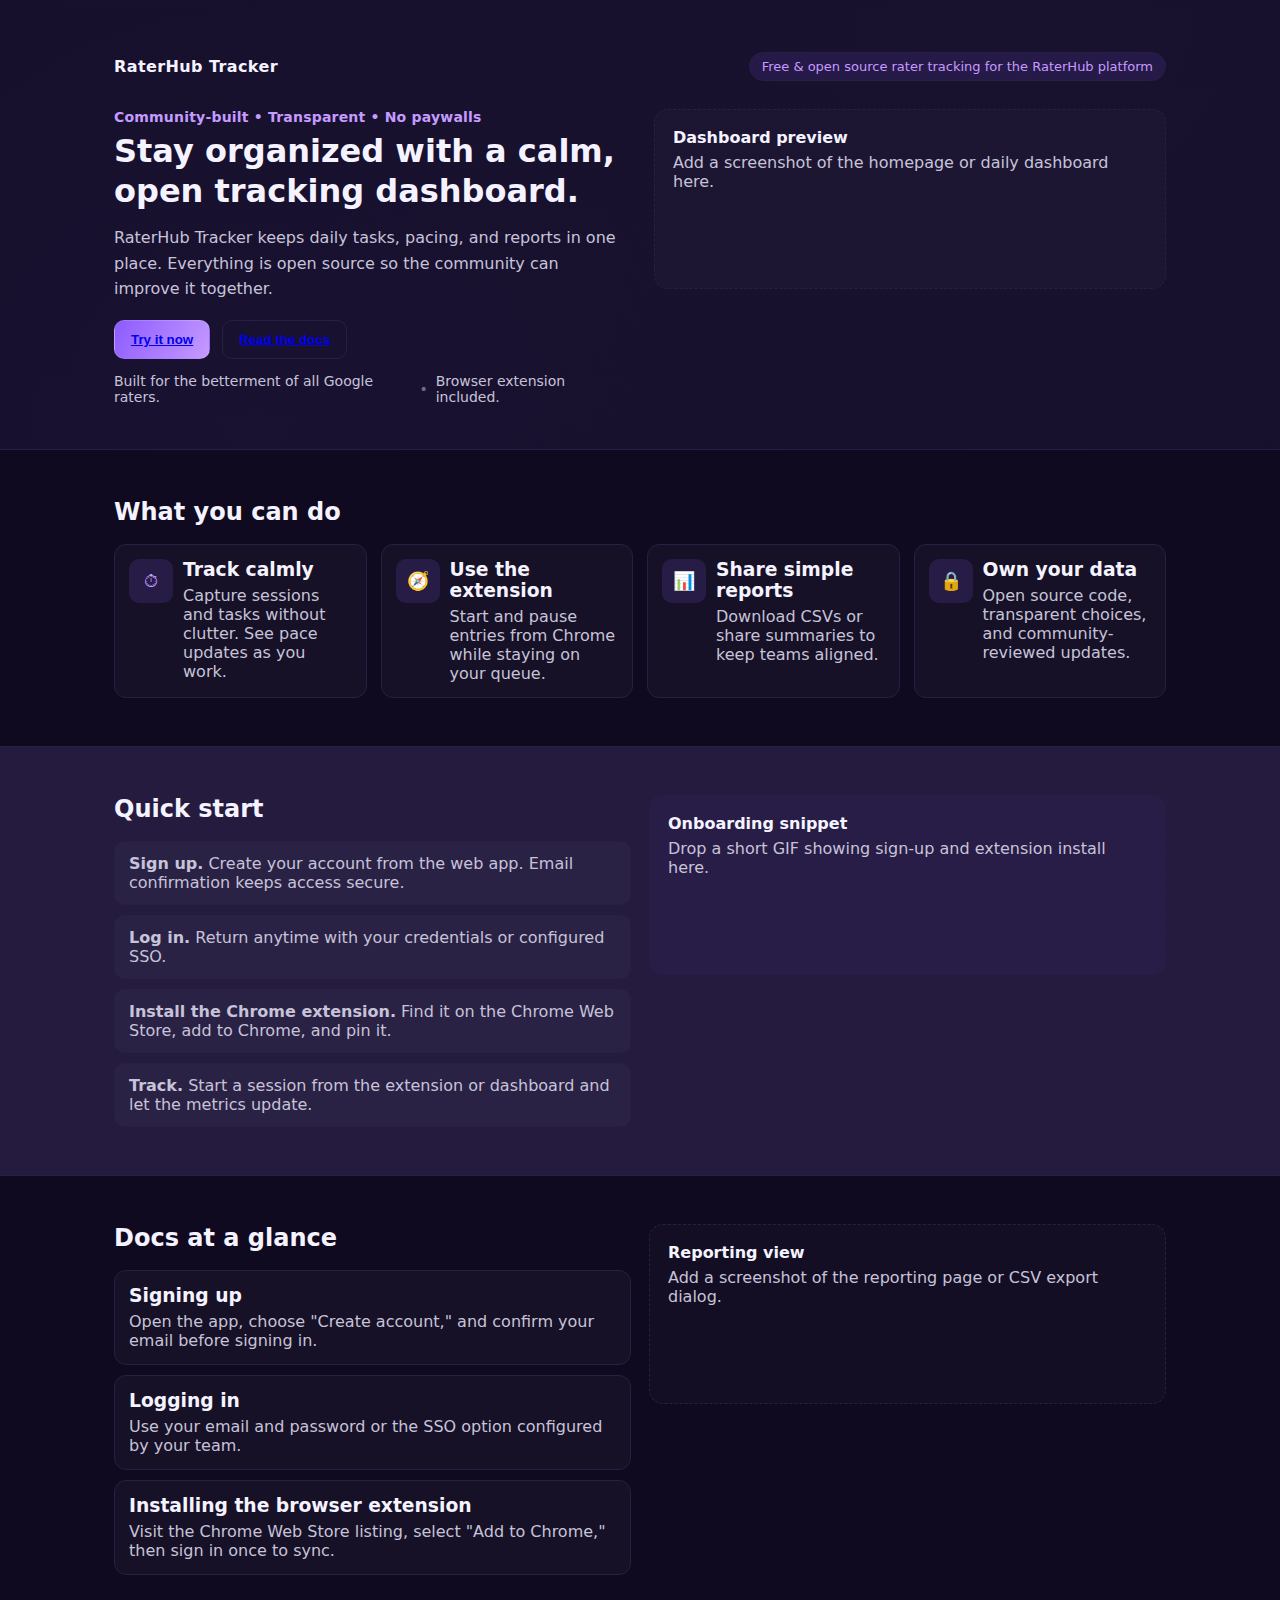
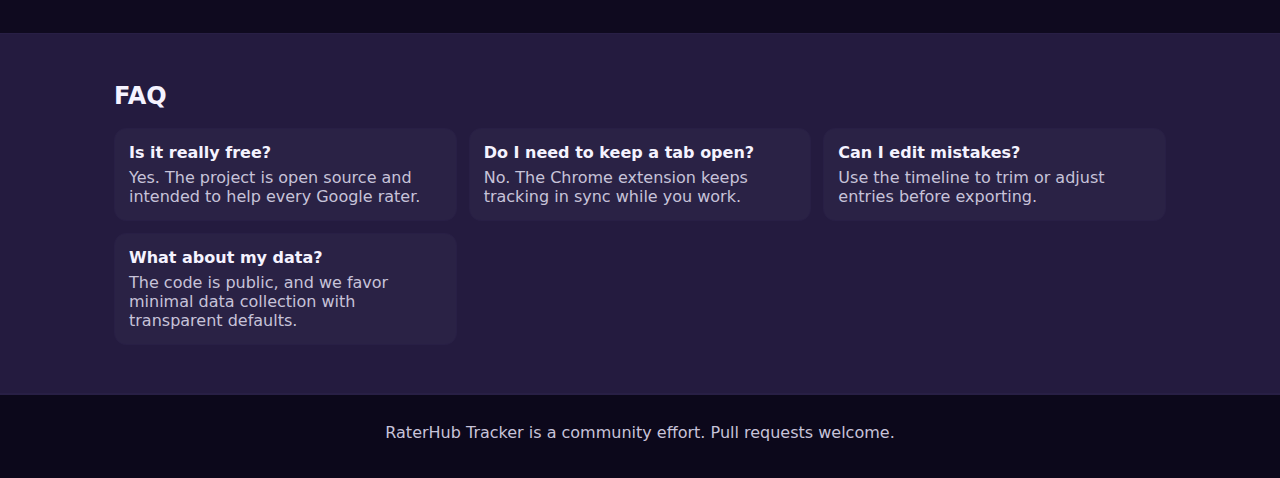
<file: static/index.html>
<!DOCTYPE html>
<html lang="en">
<head>
    <meta charset="UTF-8" />
    <meta name="viewport" content="width=device-width, initial-scale=1.0" />
    <title>RaterHub Tracker — Open Source Landing</title>
    <link rel="stylesheet" href="styles.css" />
</head>
<body>
    <header class="hero">
        <div class="container">
            <div class="top-bar">
                <div class="brand">RaterHub Tracker</div>
                <div class="badge">Free & open source rater tracking for the RaterHub platform</div>
            </div>
            <div class="hero-grid">
                <div class="hero-copy">
                    <p class="eyebrow">Community-built • Transparent • No paywalls</p>
                    <h1>Stay organized with a calm, open tracking dashboard.</h1>
                    <p class="lead">
                        RaterHub Tracker keeps daily tasks, pacing, and reports in one place. Everything is open
                        source so the community can improve it together.
                    </p>
                    <div class="actions">
                        <button class="button primary"><a href="https://raterhub.steigenga.com/today">Try it now</a></button>
                        <button class="button ghost"><a href="https://raterhub.steigenga.com/docs">Read the docs</a></button>
                    </div>
                    <div class="meta">
                        <span>Built for the betterment of all Google raters.</span>
                        <span class="dot">•</span>
                        <span>Browser extension included.</span>
                    </div>
                </div>
                <div class="placeholder">
                    <div class="placeholder-title">Dashboard preview</div>
                    <div class="placeholder-body">Add a screenshot of the homepage or daily dashboard here.</div>
                </div>
            </div>
        </div>
    </header>

    <main>
        <section class="section">
            <div class="container">
                <h2 class="section-title">What you can do</h2>
                <div class="feature-grid">
                    <div class="feature">
                        <div class="feature-icon">⏱</div>
                        <div>
                            <h3>Track calmly</h3>
                            <p>Capture sessions and tasks without clutter. See pace updates as you work.</p>
                        </div>
                    </div>
                    <div class="feature">
                        <div class="feature-icon">🧭</div>
                        <div>
                            <h3>Use the extension</h3>
                            <p>Start and pause entries from Chrome while staying on your queue.</p>
                        </div>
                    </div>
                    <div class="feature">
                        <div class="feature-icon">📊</div>
                        <div>
                            <h3>Share simple reports</h3>
                            <p>Download CSVs or share summaries to keep teams aligned.</p>
                        </div>
                    </div>
                    <div class="feature">
                        <div class="feature-icon">🔒</div>
                        <div>
                            <h3>Own your data</h3>
                            <p>Open source code, transparent choices, and community-reviewed updates.</p>
                        </div>
                    </div>
                </div>
            </div>
        </section>

        <section class="section muted">
            <div class="container two-col">
                <div>
                    <h2 class="section-title">Quick start</h2>
                    <ul class="steps">
                        <li>
                            <strong>Sign up.</strong> Create your account from the web app. Email confirmation keeps access secure.
                        </li>
                        <li>
                            <strong>Log in.</strong> Return anytime with your credentials or configured SSO.
                        </li>
                        <li>
                            <strong>Install the Chrome extension.</strong> Find it on the Chrome Web Store, add to Chrome, and pin it.
                        </li>
                        <li>
                            <strong>Track.</strong> Start a session from the extension or dashboard and let the metrics update.
                        </li>
                    </ul>
                </div>
                <div class="placeholder soft">
                    <div class="placeholder-title">Onboarding snippet</div>
                    <div class="placeholder-body">Drop a short GIF showing sign-up and extension install here.</div>
                </div>
            </div>
        </section>

        <section class="section">
            <div class="container two-col">
                <div>
                    <h2 class="section-title">Docs at a glance</h2>
                    <div class="doc-card">
                        <h3>Signing up</h3>
                        <p>Open the app, choose "Create account," and confirm your email before signing in.</p>
                    </div>
                    <div class="doc-card">
                        <h3>Logging in</h3>
                        <p>Use your email and password or the SSO option configured by your team.</p>
                    </div>
                    <div class="doc-card">
                        <h3>Installing the browser extension</h3>
                        <p>Visit the Chrome Web Store listing, select "Add to Chrome," then sign in once to sync.</p>
                    </div>
                </div>
                <div class="placeholder">
                    <div class="placeholder-title">Reporting view</div>
                    <div class="placeholder-body">Add a screenshot of the reporting page or CSV export dialog.</div>
                </div>
            </div>
        </section>

        <section class="section muted">
            <div class="container">
                <h2 class="section-title">FAQ</h2>
                <div class="faq">
                    <div class="faq-item">
                        <h4>Is it really free?</h4>
                        <p>Yes. The project is open source and intended to help every Google rater.</p>
                    </div>
                    <div class="faq-item">
                        <h4>Do I need to keep a tab open?</h4>
                        <p>No. The Chrome extension keeps tracking in sync while you work.</p>
                    </div>
                    <div class="faq-item">
                        <h4>Can I edit mistakes?</h4>
                        <p>Use the timeline to trim or adjust entries before exporting.</p>
                    </div>
                    <div class="faq-item">
                        <h4>What about my data?</h4>
                        <p>The code is public, and we favor minimal data collection with transparent defaults.</p>
                    </div>
                </div>
            </div>
        </section>
    </main>

    <footer class="footer">
        <div class="container">RaterHub Tracker is a community effort. Pull requests welcome.</div>
    </footer>
</body>
</html>
</file>
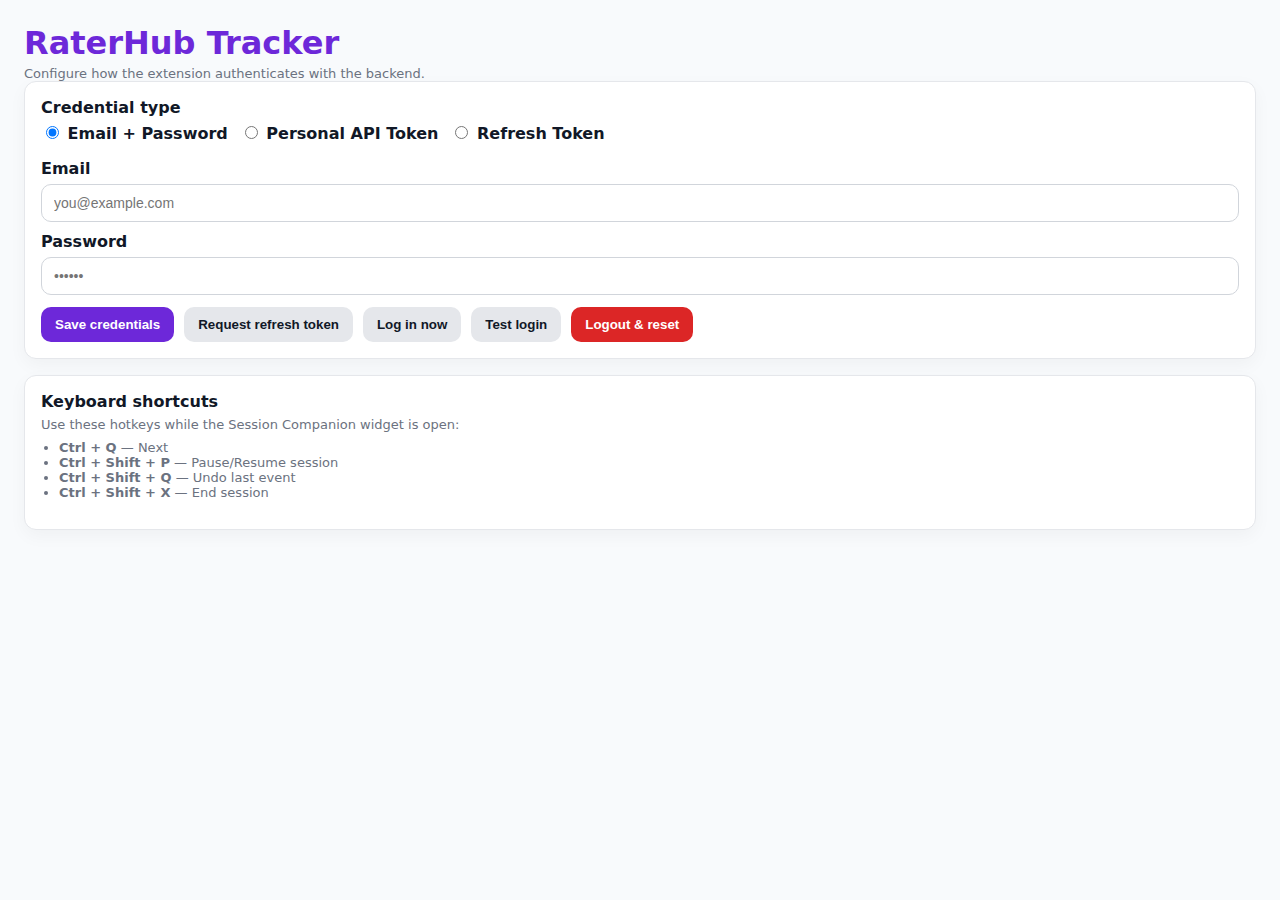
<file: extension/options.html>
<!DOCTYPE html>
<html lang="en">
  <head>
    <meta charset="UTF-8" />
    <meta name="viewport" content="width=device-width, initial-scale=1.0" />
    <title>RaterHub Tracker Options</title>
    <style>
      body {
        font-family: system-ui, -apple-system, BlinkMacSystemFont, "Segoe UI", sans-serif;
        margin: 24px;
        color: #111827;
        background: #f8fafc;
      }
      h1 {
        margin-bottom: 4px;
        color: #6d28d9;
      }
      .section {
        background: #ffffff;
        border: 1px solid #e5e7eb;
        border-radius: 12px;
        padding: 16px;
        box-shadow: 0 6px 18px rgba(0, 0, 0, 0.04);
        margin-bottom: 16px;
      }
      label {
        font-weight: 600;
        display: block;
        margin-bottom: 6px;
      }
      input[type="email"],
      input[type="password"],
      input[type="text"] {
        width: 100%;
        padding: 10px 12px;
        border: 1px solid #d1d5db;
        border-radius: 10px;
        font-size: 14px;
        box-sizing: border-box;
      }
      .muted {
        color: #6b7280;
        font-size: 13px;
        margin-top: 4px;
      }
      .actions {
        display: flex;
        gap: 10px;
        flex-wrap: wrap;
        margin-top: 12px;
      }
      button {
        background: #6d28d9;
        color: white;
        border: none;
        border-radius: 10px;
        padding: 10px 14px;
        cursor: pointer;
        font-weight: 700;
      }
      button.secondary {
        background: #e5e7eb;
        color: #111827;
      }
      button.danger {
        background: #dc2626;
      }
      .status {
        padding: 10px 12px;
        border-radius: 10px;
        font-weight: 600;
        font-size: 13px;
        background: #eef2ff;
        color: #312e81;
        margin-top: 8px;
      }
      .radio-group {
        display: flex;
        gap: 12px;
        margin-bottom: 10px;
      }
      .stack {
        display: grid;
        gap: 10px;
      }
    </style>
  </head>
  <body>
    <h1>RaterHub Tracker</h1>
    <div class="muted">Configure how the extension authenticates with the backend.</div>

    <div class="section">
      <label>Credential type</label>
      <div class="radio-group">
        <label><input type="radio" name="auth-mode" value="password" checked /> Email + Password</label>
        <label><input type="radio" name="auth-mode" value="token" /> Personal API Token</label>
        <label><input type="radio" name="auth-mode" value="refresh" /> Refresh Token</label>
      </div>

      <div id="password-fields" class="stack">
        <div>
          <label for="email">Email</label>
          <input id="email" type="email" placeholder="you@example.com" autocomplete="email" />
        </div>
        <div>
          <label for="password">Password</label>
          <input id="password" type="password" placeholder="••••••" autocomplete="current-password" />
        </div>
      </div>

      <div id="token-field" class="stack" style="display: none">
        <div>
          <label for="api-token">Personal API token</label>
          <input id="api-token" type="text" placeholder="rh_pat_..." autocomplete="off" />
        </div>
      </div>

      <div id="refresh-field" class="stack" style="display: none">
        <div>
          <label for="refresh-token">Refresh token</label>
          <input id="refresh-token" type="text" placeholder="Provided by backend" autocomplete="off" />
          <div class="muted">You can request a new refresh token using your email/password if supported by the backend.</div>
        </div>
      </div>

      <div class="actions">
        <button id="save">Save credentials</button>
        <button id="request-refresh" class="secondary">Request refresh token</button>
        <button id="login" class="secondary">Log in now</button>
        <button id="test-login" class="secondary">Test login</button>
        <button id="logout" class="danger">Logout & reset</button>
      </div>
      <div id="status" class="status" style="display: none"></div>
    </div>

    <div class="section">
      <label>Keyboard shortcuts</label>
      <div class="muted">Use these hotkeys while the Session Companion widget is open:</div>
      <ul class="muted" style="margin-top: 8px; padding-left: 18px">
        <li><strong>Ctrl + Q</strong> — Next</li>
        <li><strong>Ctrl + Shift + P</strong> — Pause/Resume session</li>
        <li><strong>Ctrl + Shift + Q</strong> — Undo last event</li>
        <li><strong>Ctrl + Shift + X</strong> — End session</li>
      </ul>
    </div>

    <script src="options.js"></script>
  </body>
</html>
</file>
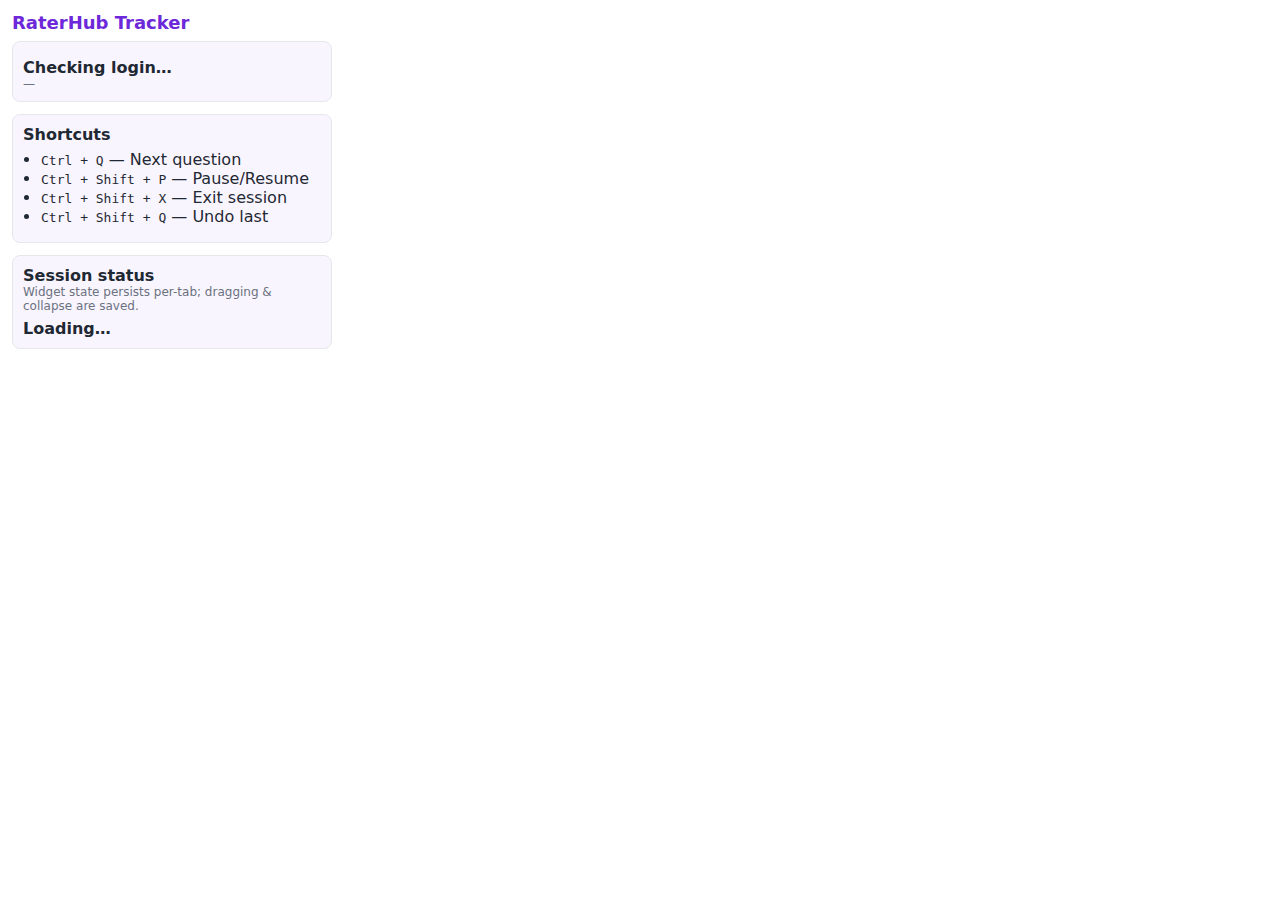
<file: extension/popup.html>
<!doctype html>
<html lang="en">
  <head>
    <meta charset="UTF-8" />
    <title>RaterHub Tracker</title>
    <style>
      body {
        font-family: system-ui, -apple-system, BlinkMacSystemFont, "Segoe UI", sans-serif;
        margin: 12px;
        color: #1f2933;
        width: 320px;
      }
      h1 {
        margin: 0 0 8px 0;
        font-size: 18px;
        color: #6d28d9;
      }
      .card {
        border: 1px solid #e5e7eb;
        border-radius: 8px;
        padding: 10px;
        margin-bottom: 12px;
        background: #f9f5ff;
      }
      ul {
        padding-left: 18px;
        margin: 6px 0;
      }
      .muted {
        color: #6b7280;
        font-size: 12px;
      }
      .status {
        margin-top: 6px;
        font-weight: 600;
      }
    </style>
  </head>
  <body>
    <h1>RaterHub Tracker</h1>
    <div class="card">
      <div class="status" id="auth-status">Checking login…</div>
      <div id="last-status" class="muted">—</div>
    </div>
    <div class="card">
      <strong>Shortcuts</strong>
      <ul>
        <li><code>Ctrl + Q</code> — Next question</li>
        <li><code>Ctrl + Shift + P</code> — Pause/Resume</li>
        <li><code>Ctrl + Shift + X</code> — Exit session</li>
        <li><code>Ctrl + Shift + Q</code> — Undo last</li>
      </ul>
    </div>
    <div class="card">
      <strong>Session status</strong>
      <div class="muted">Widget state persists per-tab; dragging & collapse are saved.</div>
      <div id="session-info" class="status">Loading…</div>
    </div>
    <script src="popup.js"></script>
  </body>
</html>
</file>
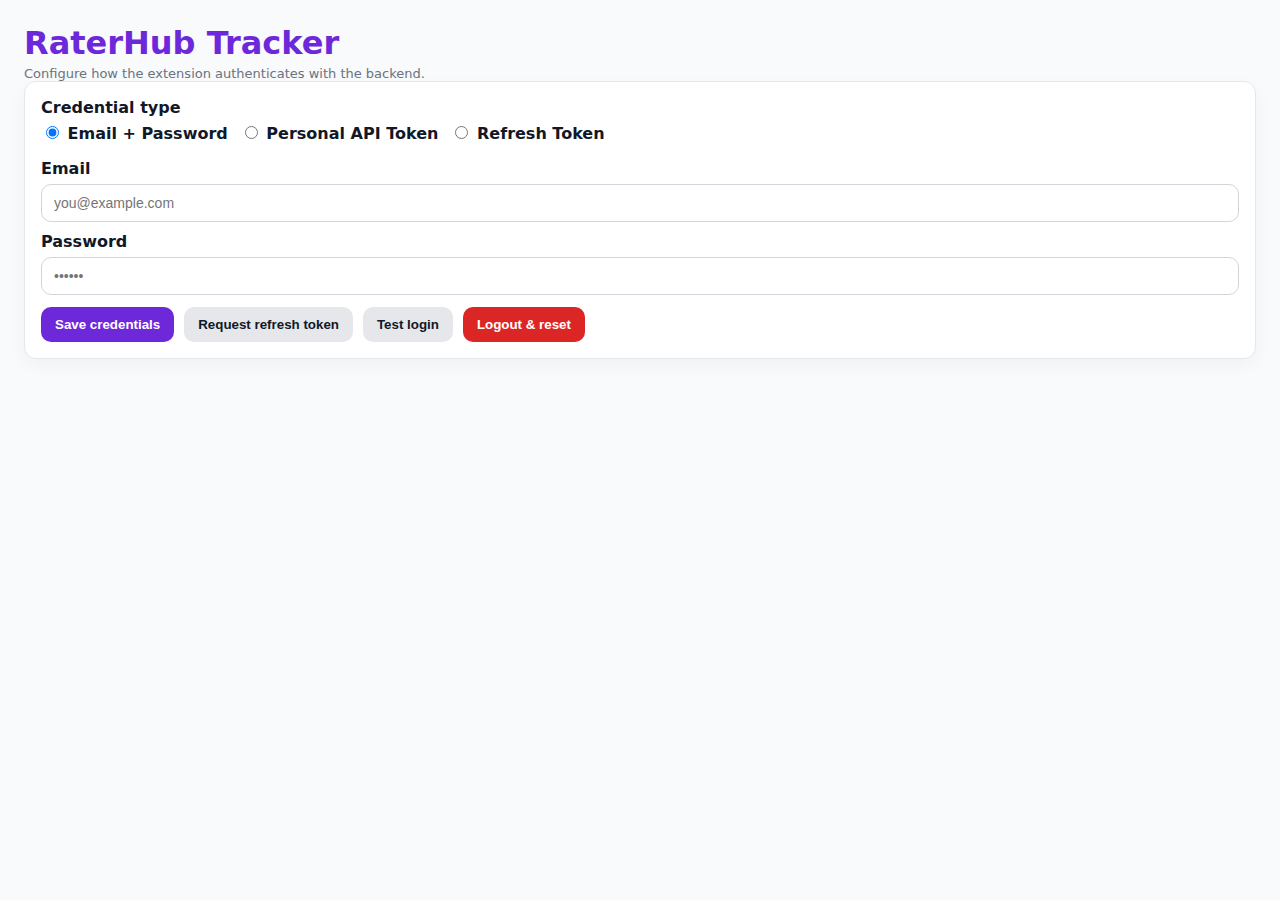
<file: raterhub-tracker/extension/options.html>
<!DOCTYPE html>
<html lang="en">
  <head>
    <meta charset="UTF-8" />
    <meta name="viewport" content="width=device-width, initial-scale=1.0" />
    <title>RaterHub Tracker Options</title>
    <style>
      body {
        font-family: system-ui, -apple-system, BlinkMacSystemFont, "Segoe UI", sans-serif;
        margin: 24px;
        color: #111827;
        background: #f8fafc;
      }
      h1 {
        margin-bottom: 4px;
        color: #6d28d9;
      }
      .section {
        background: #ffffff;
        border: 1px solid #e5e7eb;
        border-radius: 12px;
        padding: 16px;
        box-shadow: 0 6px 18px rgba(0, 0, 0, 0.04);
        margin-bottom: 16px;
      }
      label {
        font-weight: 600;
        display: block;
        margin-bottom: 6px;
      }
      input[type="email"],
      input[type="password"],
      input[type="text"] {
        width: 100%;
        padding: 10px 12px;
        border: 1px solid #d1d5db;
        border-radius: 10px;
        font-size: 14px;
        box-sizing: border-box;
      }
      .muted {
        color: #6b7280;
        font-size: 13px;
        margin-top: 4px;
      }
      .actions {
        display: flex;
        gap: 10px;
        flex-wrap: wrap;
        margin-top: 12px;
      }
      button {
        background: #6d28d9;
        color: white;
        border: none;
        border-radius: 10px;
        padding: 10px 14px;
        cursor: pointer;
        font-weight: 700;
      }
      button.secondary {
        background: #e5e7eb;
        color: #111827;
      }
      button.danger {
        background: #dc2626;
      }
      .status {
        padding: 10px 12px;
        border-radius: 10px;
        font-weight: 600;
        font-size: 13px;
        background: #eef2ff;
        color: #312e81;
        margin-top: 8px;
      }
      .radio-group {
        display: flex;
        gap: 12px;
        margin-bottom: 10px;
      }
      .stack {
        display: grid;
        gap: 10px;
      }
    </style>
  </head>
  <body>
    <h1>RaterHub Tracker</h1>
    <div class="muted">Configure how the extension authenticates with the backend.</div>

    <div class="section">
      <label>Credential type</label>
      <div class="radio-group">
        <label><input type="radio" name="auth-mode" value="password" checked /> Email + Password</label>
        <label><input type="radio" name="auth-mode" value="token" /> Personal API Token</label>
        <label><input type="radio" name="auth-mode" value="refresh" /> Refresh Token</label>
      </div>

      <div id="password-fields" class="stack">
        <div>
          <label for="email">Email</label>
          <input id="email" type="email" placeholder="you@example.com" autocomplete="email" />
        </div>
        <div>
          <label for="password">Password</label>
          <input id="password" type="password" placeholder="••••••" autocomplete="current-password" />
        </div>
      </div>

      <div id="token-field" class="stack" style="display: none">
        <div>
          <label for="api-token">Personal API token</label>
          <input id="api-token" type="text" placeholder="rh_pat_..." autocomplete="off" />
        </div>
      </div>

      <div id="refresh-field" class="stack" style="display: none">
        <div>
          <label for="refresh-token">Refresh token</label>
          <input id="refresh-token" type="text" placeholder="Provided by backend" autocomplete="off" />
          <div class="muted">You can request a new refresh token using your email/password if supported by the backend.</div>
        </div>
      </div>

      <div class="actions">
        <button id="save">Save credentials</button>
        <button id="request-refresh" class="secondary">Request refresh token</button>
        <button id="test-login" class="secondary">Test login</button>
        <button id="logout" class="danger">Logout & reset</button>
      </div>
      <div id="status" class="status" style="display: none"></div>
    </div>

    <script src="options.js"></script>
  </body>
</html>
</file>
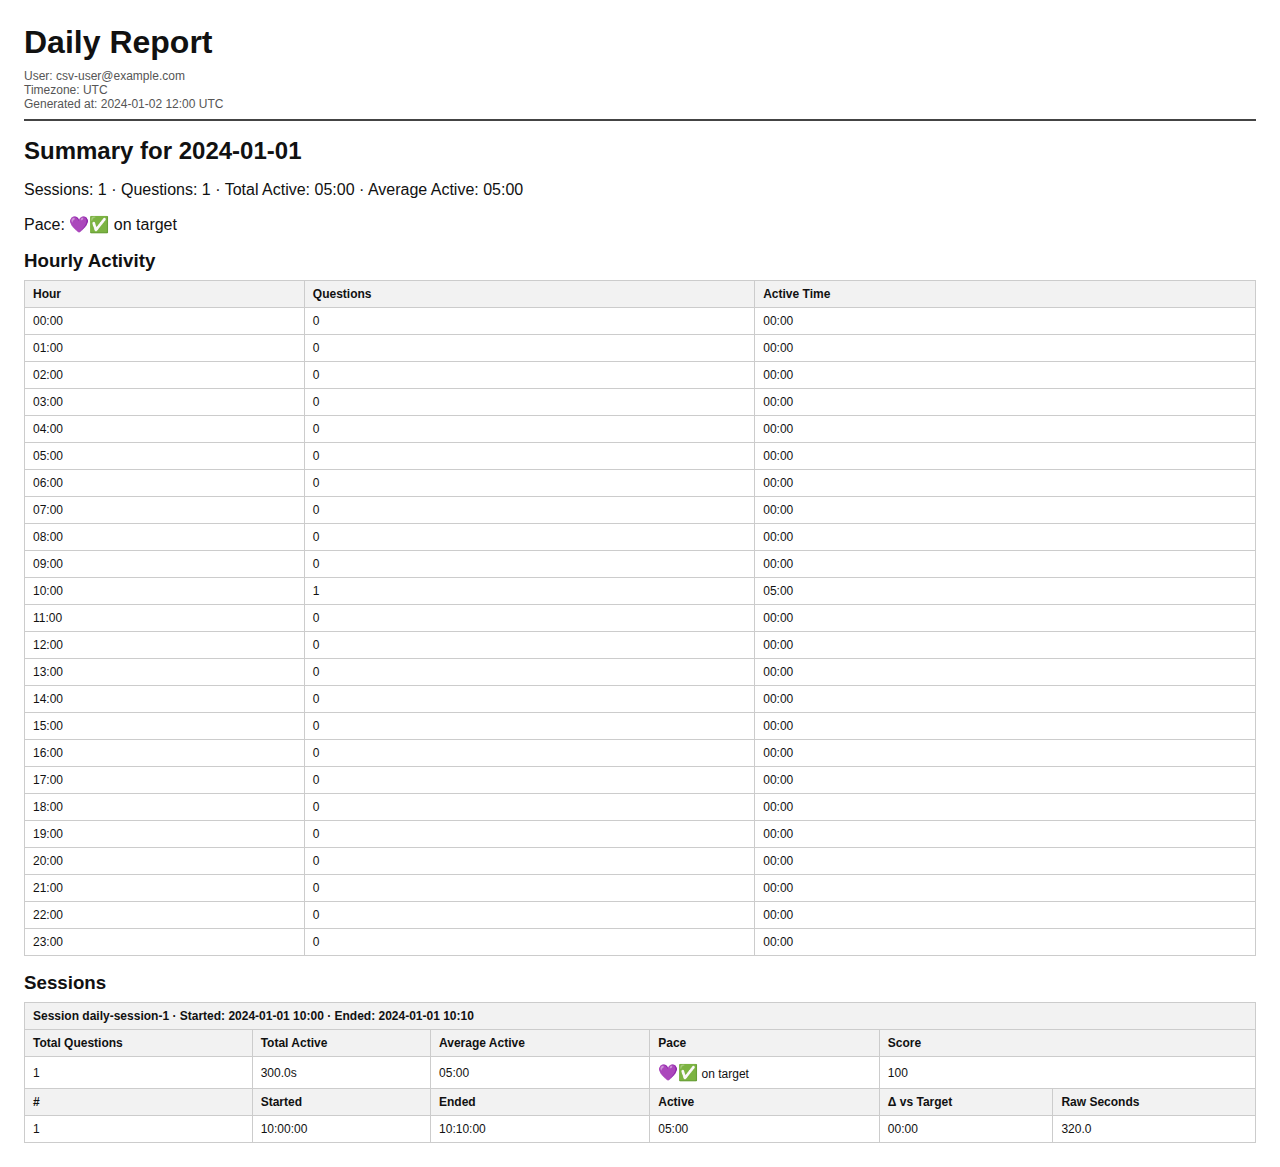
<file: tests/fixtures/daily_report.html>
<!DOCTYPE html>
<html lang="en">
<head>
    <meta charset="UTF-8">
    <title>Daily Report</title>
    <style>
        body { font-family: Arial, sans-serif; margin: 24px; color: #111; }
        header { border-bottom: 2px solid #444; margin-bottom: 16px; padding-bottom: 8px; }
        h1, h2, h3 { margin: 0 0 8px 0; }
        .meta { font-size: 12px; color: #555; }
        .summary { margin-bottom: 16px; }
        table { width: 100%; border-collapse: collapse; margin-bottom: 16px; }
        th, td { border: 1px solid #ccc; padding: 6px 8px; font-size: 12px; text-align: left; }
        th { background: #f2f2f2; }
        .emoji { font-size: 16px; }
    </style>
</head>
<body>
<header>
    <h1>Daily Report</h1>
    <div class="meta">
        User: csv-user@example.com<br>
        Timezone: UTC<br>
        Generated at: 2024-01-02 12:00 UTC
    </div>
</header>

<section class="summary">
    <h2>Summary for 2024-01-01</h2>
    <p>
        Sessions: 1 · Questions: 1 ·
        Total Active: 05:00 · Average Active: 05:00
    </p>
    <p>Pace: <span class="emoji">💜✅</span> on target</p>
</section>

<section>
    <h3>Hourly Activity</h3>
    <table>
        <thead>
            <tr>
                <th>Hour</th>
                <th>Questions</th>
                <th>Active Time</th>
            </tr>
        </thead>
        <tbody>
            
            <tr>
                <td>00:00</td>
                <td>0</td>
                <td>00:00</td>
            </tr>
            
            <tr>
                <td>01:00</td>
                <td>0</td>
                <td>00:00</td>
            </tr>
            
            <tr>
                <td>02:00</td>
                <td>0</td>
                <td>00:00</td>
            </tr>
            
            <tr>
                <td>03:00</td>
                <td>0</td>
                <td>00:00</td>
            </tr>
            
            <tr>
                <td>04:00</td>
                <td>0</td>
                <td>00:00</td>
            </tr>
            
            <tr>
                <td>05:00</td>
                <td>0</td>
                <td>00:00</td>
            </tr>
            
            <tr>
                <td>06:00</td>
                <td>0</td>
                <td>00:00</td>
            </tr>
            
            <tr>
                <td>07:00</td>
                <td>0</td>
                <td>00:00</td>
            </tr>
            
            <tr>
                <td>08:00</td>
                <td>0</td>
                <td>00:00</td>
            </tr>
            
            <tr>
                <td>09:00</td>
                <td>0</td>
                <td>00:00</td>
            </tr>
            
            <tr>
                <td>10:00</td>
                <td>1</td>
                <td>05:00</td>
            </tr>
            
            <tr>
                <td>11:00</td>
                <td>0</td>
                <td>00:00</td>
            </tr>
            
            <tr>
                <td>12:00</td>
                <td>0</td>
                <td>00:00</td>
            </tr>
            
            <tr>
                <td>13:00</td>
                <td>0</td>
                <td>00:00</td>
            </tr>
            
            <tr>
                <td>14:00</td>
                <td>0</td>
                <td>00:00</td>
            </tr>
            
            <tr>
                <td>15:00</td>
                <td>0</td>
                <td>00:00</td>
            </tr>
            
            <tr>
                <td>16:00</td>
                <td>0</td>
                <td>00:00</td>
            </tr>
            
            <tr>
                <td>17:00</td>
                <td>0</td>
                <td>00:00</td>
            </tr>
            
            <tr>
                <td>18:00</td>
                <td>0</td>
                <td>00:00</td>
            </tr>
            
            <tr>
                <td>19:00</td>
                <td>0</td>
                <td>00:00</td>
            </tr>
            
            <tr>
                <td>20:00</td>
                <td>0</td>
                <td>00:00</td>
            </tr>
            
            <tr>
                <td>21:00</td>
                <td>0</td>
                <td>00:00</td>
            </tr>
            
            <tr>
                <td>22:00</td>
                <td>0</td>
                <td>00:00</td>
            </tr>
            
            <tr>
                <td>23:00</td>
                <td>0</td>
                <td>00:00</td>
            </tr>
            
        </tbody>
    </table>
</section>

<section>
    <h3>Sessions</h3>
    
        <table>
            <thead>
                <tr>
                    <th colspan="6">
                        Session daily-session-1
                        · Started: 2024-01-01 10:00
                        · Ended: 2024-01-01 10:10
                    </th>
                </tr>
                <tr>
                    <th>Total Questions</th>
                    <th>Total Active</th>
                    <th>Average Active</th>
                    <th>Pace</th>
                    <th colspan="2">Score</th>
                </tr>
            </thead>
            <tbody>
                <tr>
                    <td>1</td>
                    <td>300.0s</td>
                    <td>05:00</td>
                    <td><span class="emoji">💜✅</span> on target</td>
                    <td colspan="2">100</td>
                </tr>
                <tr>
                    <th>#</th>
                    <th>Started</th>
                    <th>Ended</th>
                    <th>Active</th>
                    <th>Δ vs Target</th>
                    <th>Raw Seconds</th>
                </tr>
                
                <tr>
                    <td>1</td>
                    <td>10:00:00</td>
                    <td>10:10:00</td>
                    <td>05:00</td>
                    <td>00:00</td>
                    <td>320.0</td>
                </tr>
                
            </tbody>
        </table>
    
</section>
</body>
</html>
</file>
<file: static/styles.css>
:root {
    --bg: #0f0a1f;
    --panel: #17112e;
    --muted: #241b3f;
    --accent: #8c5bff;
    --accent-2: #c59bff;
    --text: #f5f3ff;
    --text-muted: #c7c3d9;
    --border: #281f45;
}

* {
    box-sizing: border-box;
}

body {
    margin: 0;
    font-family: "Inter", "Segoe UI", system-ui, -apple-system, sans-serif;
    background: radial-gradient(circle at 20% 20%, rgba(140, 91, 255, 0.15), transparent 30%),
        radial-gradient(circle at 80% 0%, rgba(197, 155, 255, 0.12), transparent 32%),
        var(--bg);
    color: var(--text);
}

.a { 
	font-family: "Inter", "Segoe UI", system-ui, -apple-system, sans-serif;
	color: #ffffff
}

.container {
    max-width: 1100px;
    margin: 0 auto;
    padding: 0 24px;
}

.hero {
    padding: 52px 0 44px;
    background: linear-gradient(180deg, rgba(23, 17, 46, 0.92), rgba(23, 17, 46, 0.85));
    border-bottom: 1px solid var(--border);
}

.top-bar {
    display: flex;
    align-items: center;
    justify-content: space-between;
    gap: 16px;
    margin-bottom: 28px;
}

.brand {
    font-weight: 700;
    letter-spacing: 0.4px;
}

.badge {
    display: inline-flex;
    align-items: center;
    padding: 6px 12px;
    border-radius: 999px;
    border: 1px solid var(--border);
    background: rgba(140, 91, 255, 0.12);
    color: var(--accent-2);
    font-size: 13px;
}

.hero-grid {
    display: grid;
    grid-template-columns: repeat(auto-fit, minmax(320px, 1fr));
    gap: 28px;
    align-items: start;
}

.hero-copy h1 {
    margin: 6px 0 14px;
    font-size: 32px;
    line-height: 1.25;
}

.eyebrow {
    margin: 0;
    color: var(--accent-2);
    letter-spacing: 0.2px;
    font-weight: 600;
    font-size: 14px;
}

.lead {
    margin: 0 0 18px;
    color: var(--text-muted);
    line-height: 1.6;
}

.actions {
    display: flex;
    gap: 12px;
    margin-bottom: 14px;
    flex-wrap: wrap;
}

.button {
    border-radius: 10px;
    padding: 11px 16px;
    font-weight: 600;
    cursor: pointer;
    border: 1px solid transparent;
    background: transparent;
    color: var(--text);
}

.button.primary {
    background: linear-gradient(120deg, var(--accent), var(--accent-2));
    border-color: rgba(255, 255, 255, 0.08);
    color: #120b26;
}

.button.ghost {
    border-color: var(--border);
    color: var(--text);
}

.button:hover {
    transform: translateY(-1px);
    transition: transform 120ms ease;
}

.meta {
    display: flex;
    align-items: center;
    gap: 8px;
    color: var(--text-muted);
    font-size: 14px;
}

.dot {
    opacity: 0.5;
}

.placeholder {
    border: 1px dashed var(--border);
    border-radius: 14px;
    padding: 18px;
    background: rgba(255, 255, 255, 0.02);
    color: var(--text-muted);
    min-height: 180px;
}

.placeholder.soft {
    background: rgba(140, 91, 255, 0.04);
}

.placeholder-title {
    color: var(--text);
    font-weight: 700;
    margin-bottom: 6px;
}

.placeholder-body {
    margin: 0;
    color: var(--text-muted);
}

.section {
    padding: 48px 0;
    background: var(--bg);
}

.section.muted {
    background: var(--muted);
    border-top: 1px solid var(--border);
    border-bottom: 1px solid var(--border);
}

.section-title {
    margin: 0 0 18px;
    font-size: 24px;
}

.feature-grid {
    display: grid;
    grid-template-columns: repeat(auto-fit, minmax(240px, 1fr));
    gap: 14px;
}

.feature {
    display: grid;
    grid-template-columns: 44px 1fr;
    gap: 10px;
    padding: 14px;
    border-radius: 12px;
    background: rgba(255, 255, 255, 0.03);
    border: 1px solid var(--border);
}

.feature h3 {
    margin: 0 0 6px;
}

.feature p {
    margin: 0;
    color: var(--text-muted);
}

.feature-icon {
    width: 44px;
    height: 44px;
    display: grid;
    place-items: center;
    border-radius: 10px;
    background: rgba(140, 91, 255, 0.15);
    color: var(--accent-2);
    font-size: 18px;
}

.two-col {
    display: grid;
    grid-template-columns: repeat(auto-fit, minmax(300px, 1fr));
    gap: 18px;
    align-items: start;
}

.steps {
    list-style: none;
    padding: 0;
    margin: 0;
    display: grid;
    gap: 10px;
}

.steps li {
    padding: 12px 14px;
    border-radius: 10px;
    border: 1px solid var(--border);
    background: rgba(255, 255, 255, 0.03);
    color: var(--text-muted);
}

.doc-card {
    border: 1px solid var(--border);
    border-radius: 12px;
    padding: 14px;
    margin-bottom: 10px;
    background: rgba(255, 255, 255, 0.03);
}

.doc-card h3 {
    margin: 0 0 6px;
}

.doc-card p {
    margin: 0;
    color: var(--text-muted);
}

.faq {
    display: grid;
    grid-template-columns: repeat(auto-fit, minmax(260px, 1fr));
    gap: 12px;
}

.faq-item {
    padding: 14px;
    border-radius: 12px;
    border: 1px solid var(--border);
    background: rgba(255, 255, 255, 0.03);
}

.faq-item h4 {
    margin: 0 0 6px;
}

.faq-item p {
    margin: 0;
    color: var(--text-muted);
}

.footer {
    padding: 28px 0 36px;
    text-align: center;
    color: var(--text-muted);
    border-top: 1px solid var(--border);
    background: #0c081b;
}

@media (max-width: 640px) {
    .top-bar {
        flex-direction: column;
        align-items: flex-start;
    }

    .hero-copy h1 {
        font-size: 28px;
    }
}
</file>
